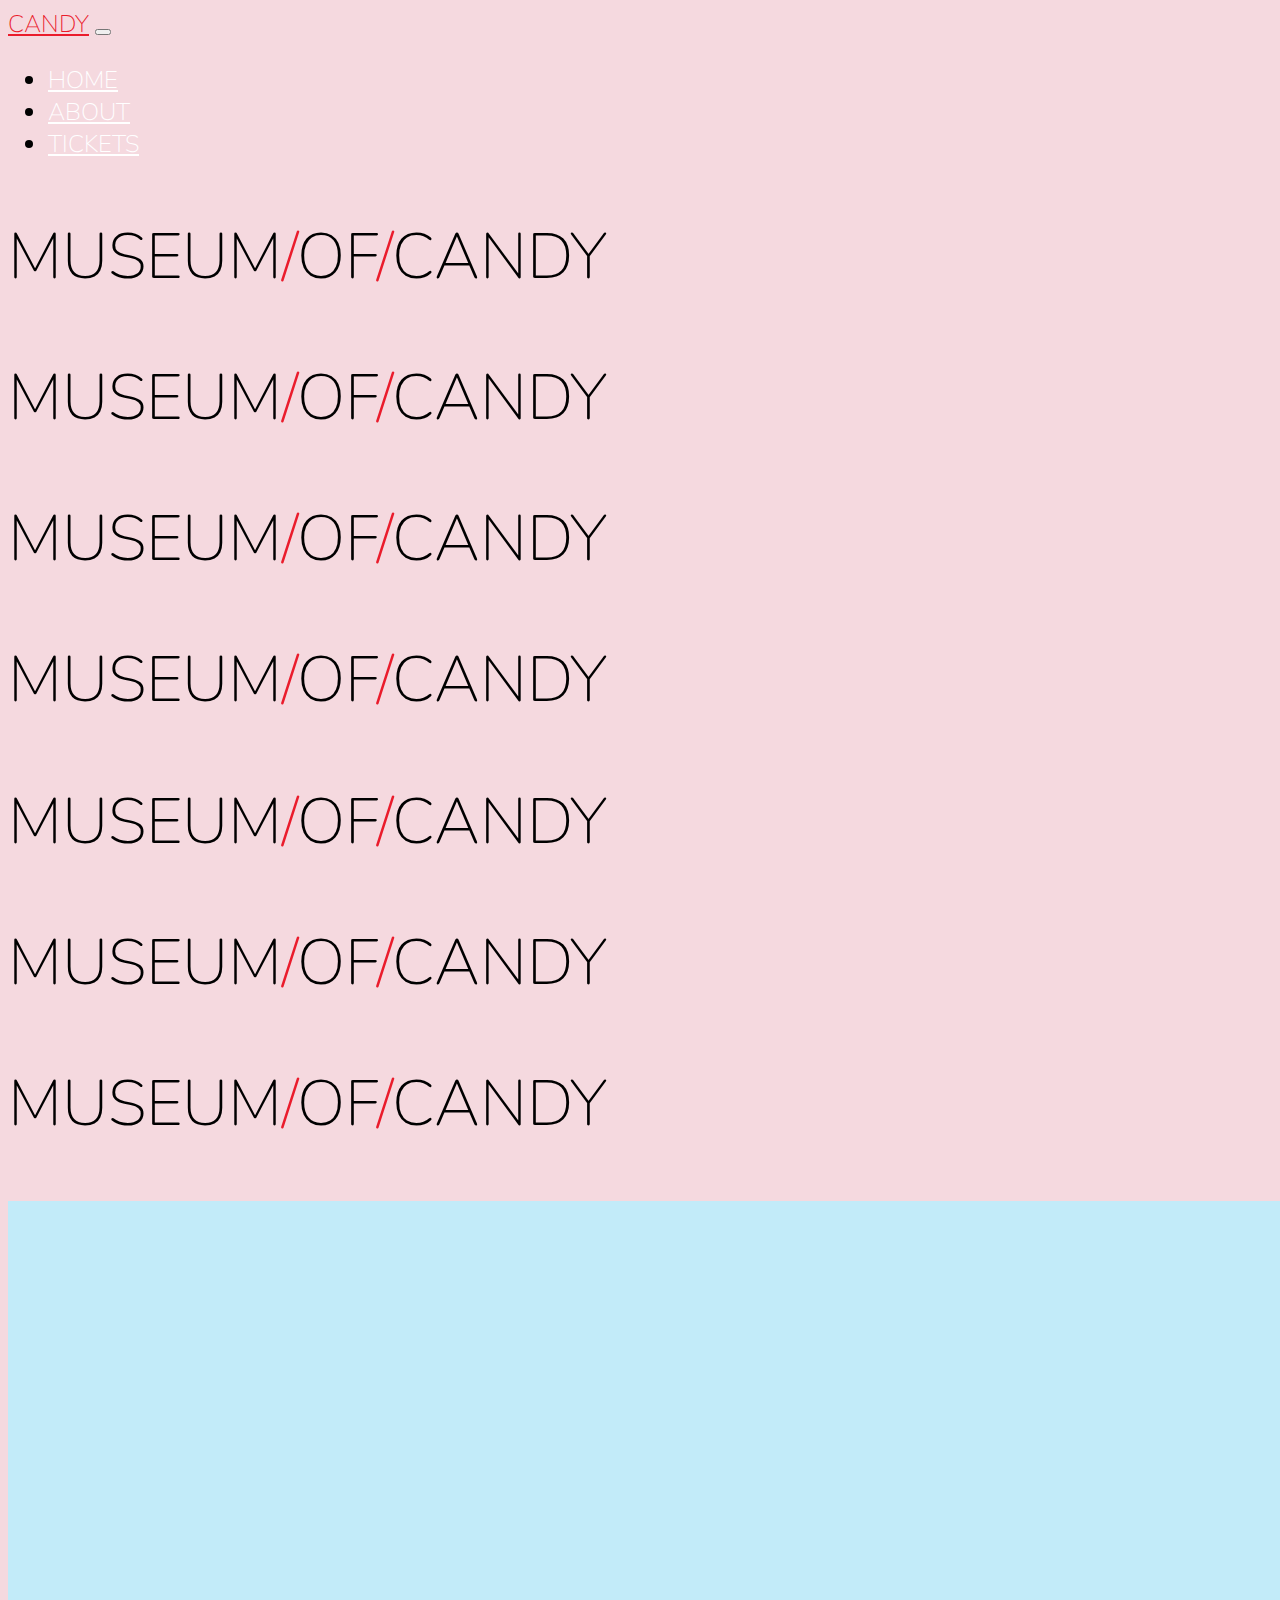
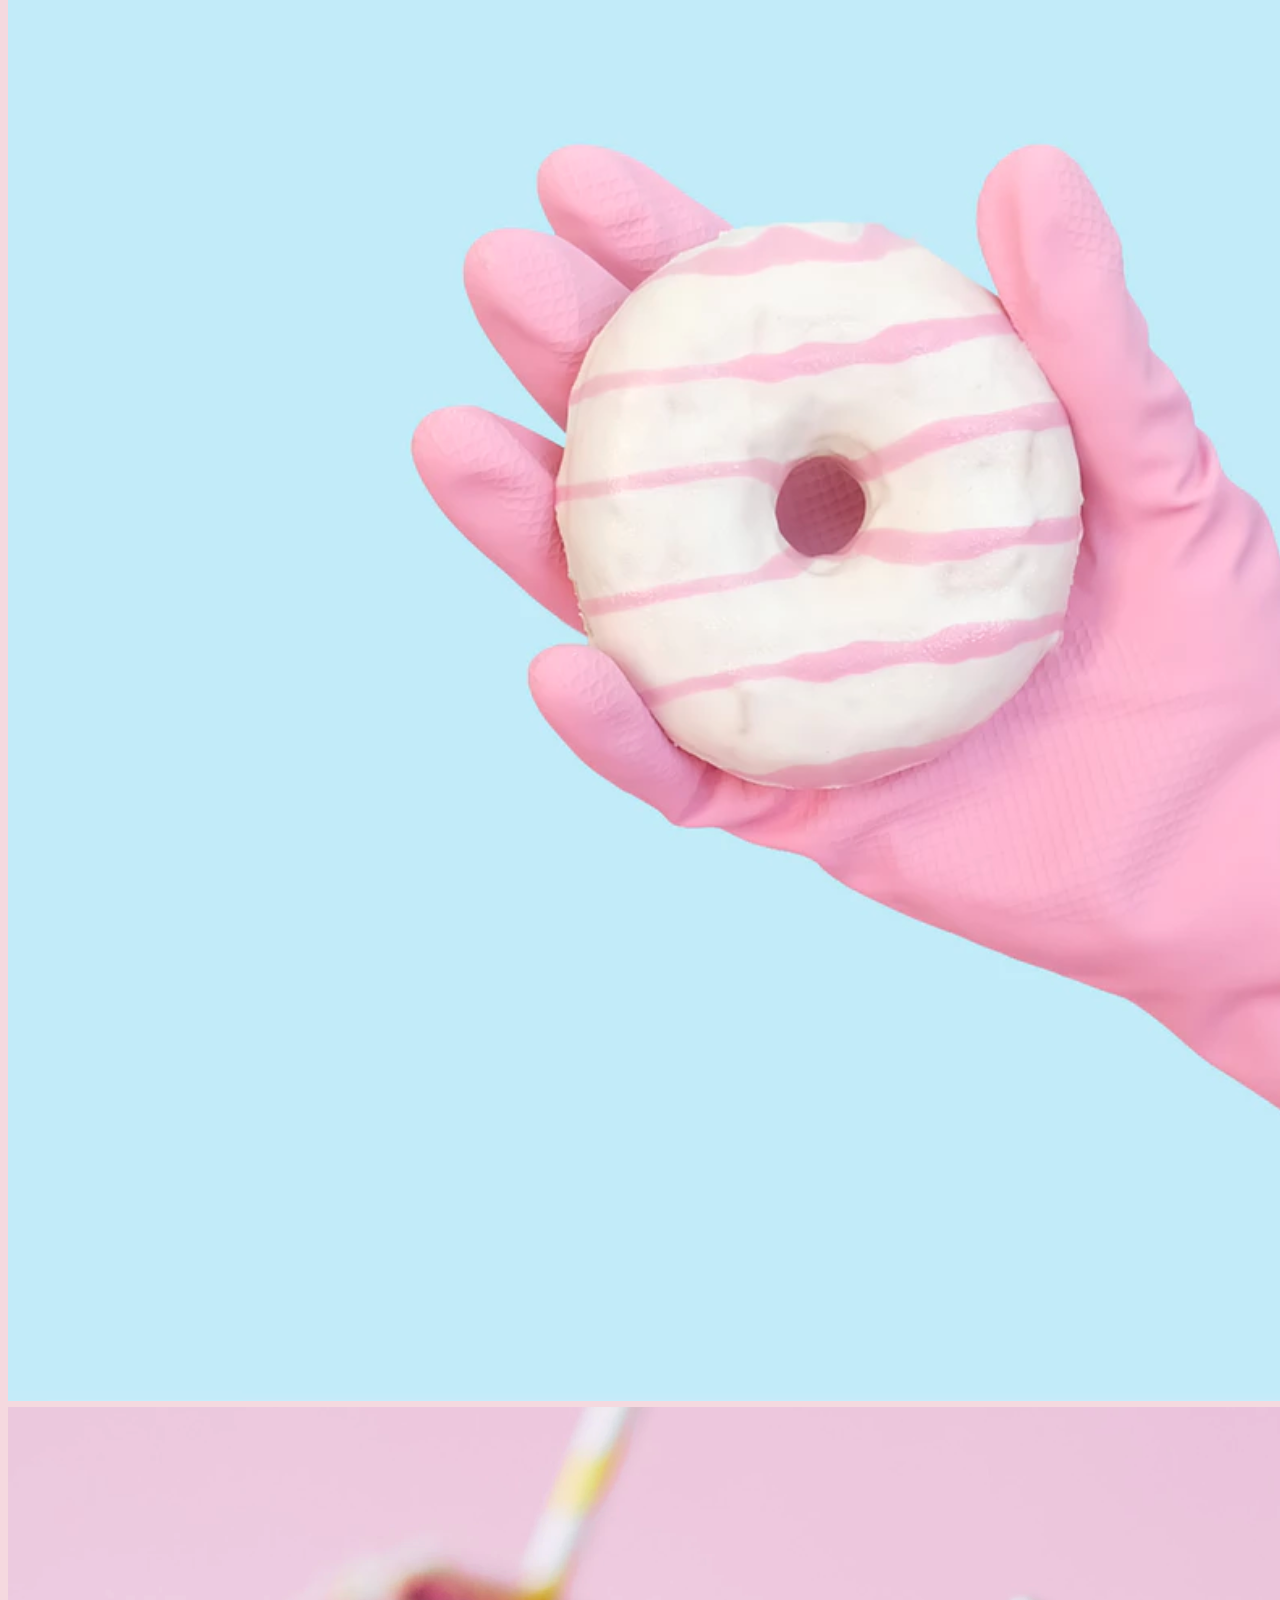
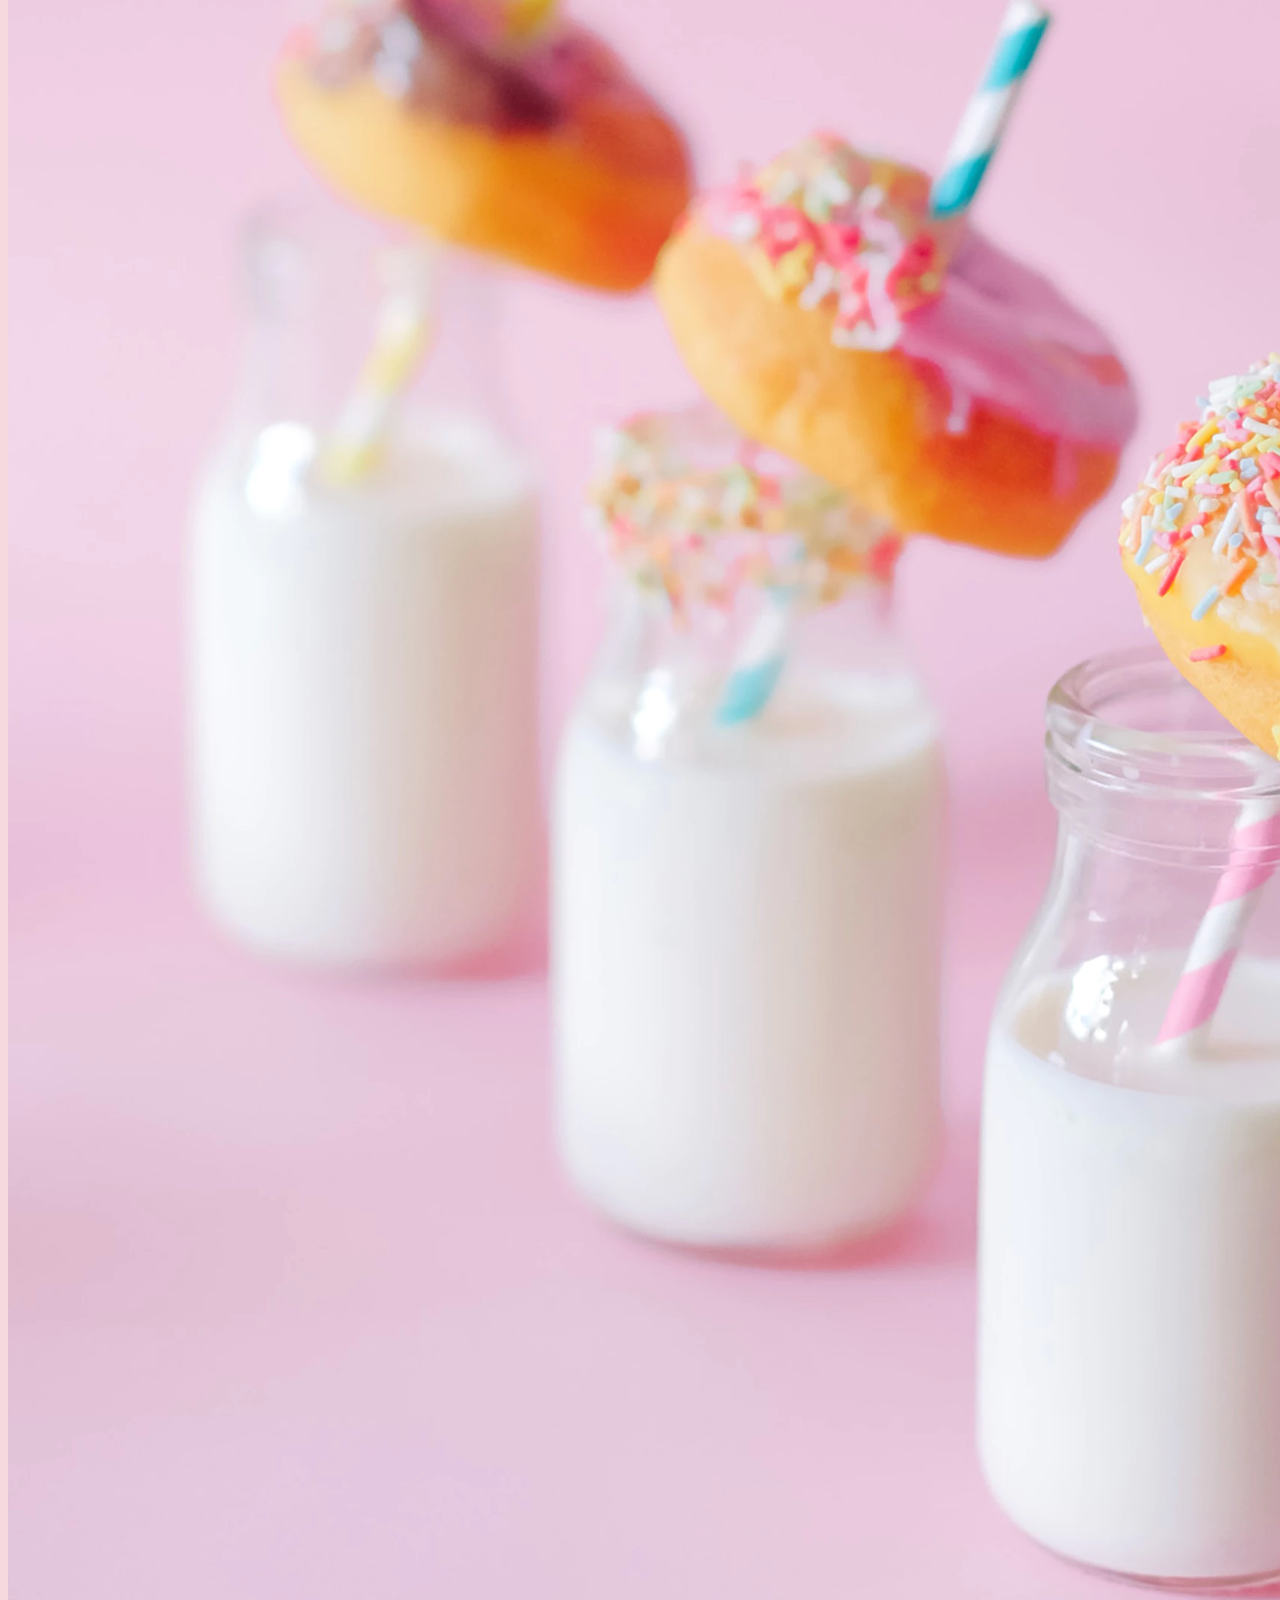
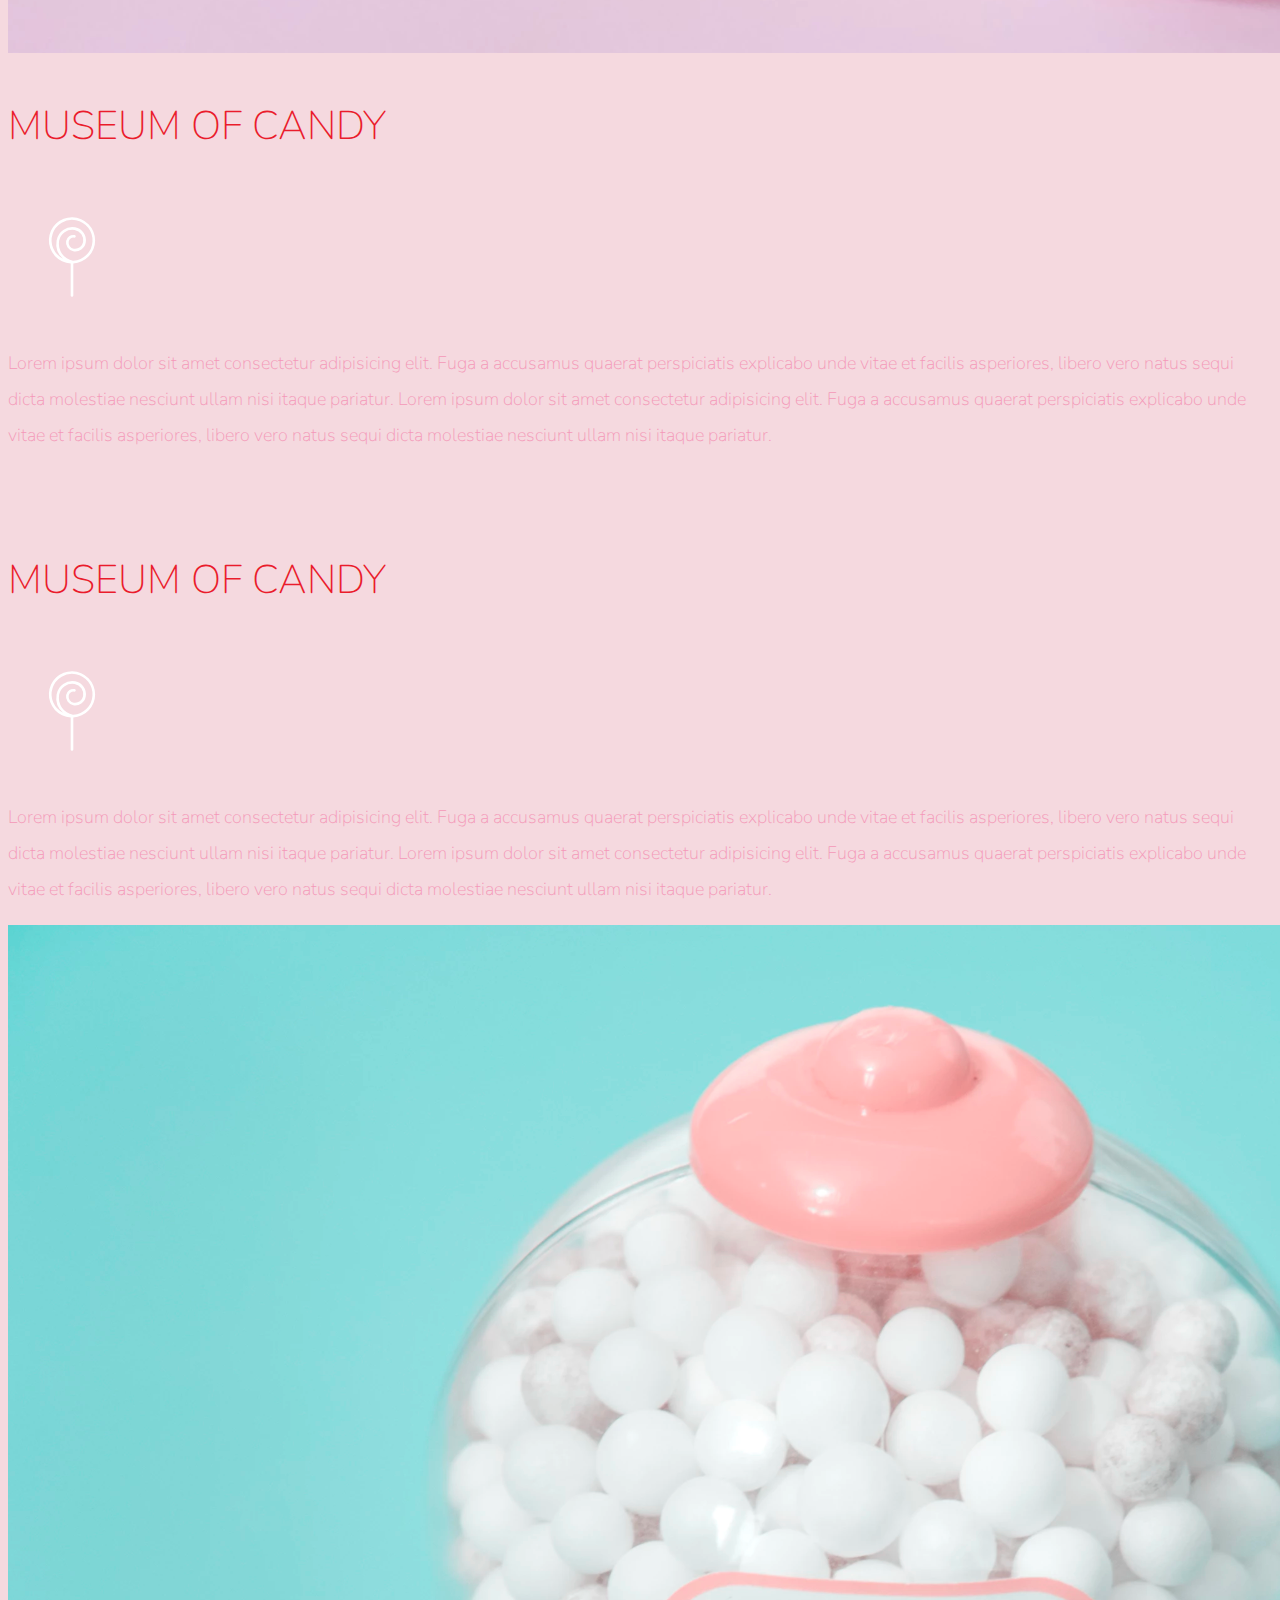
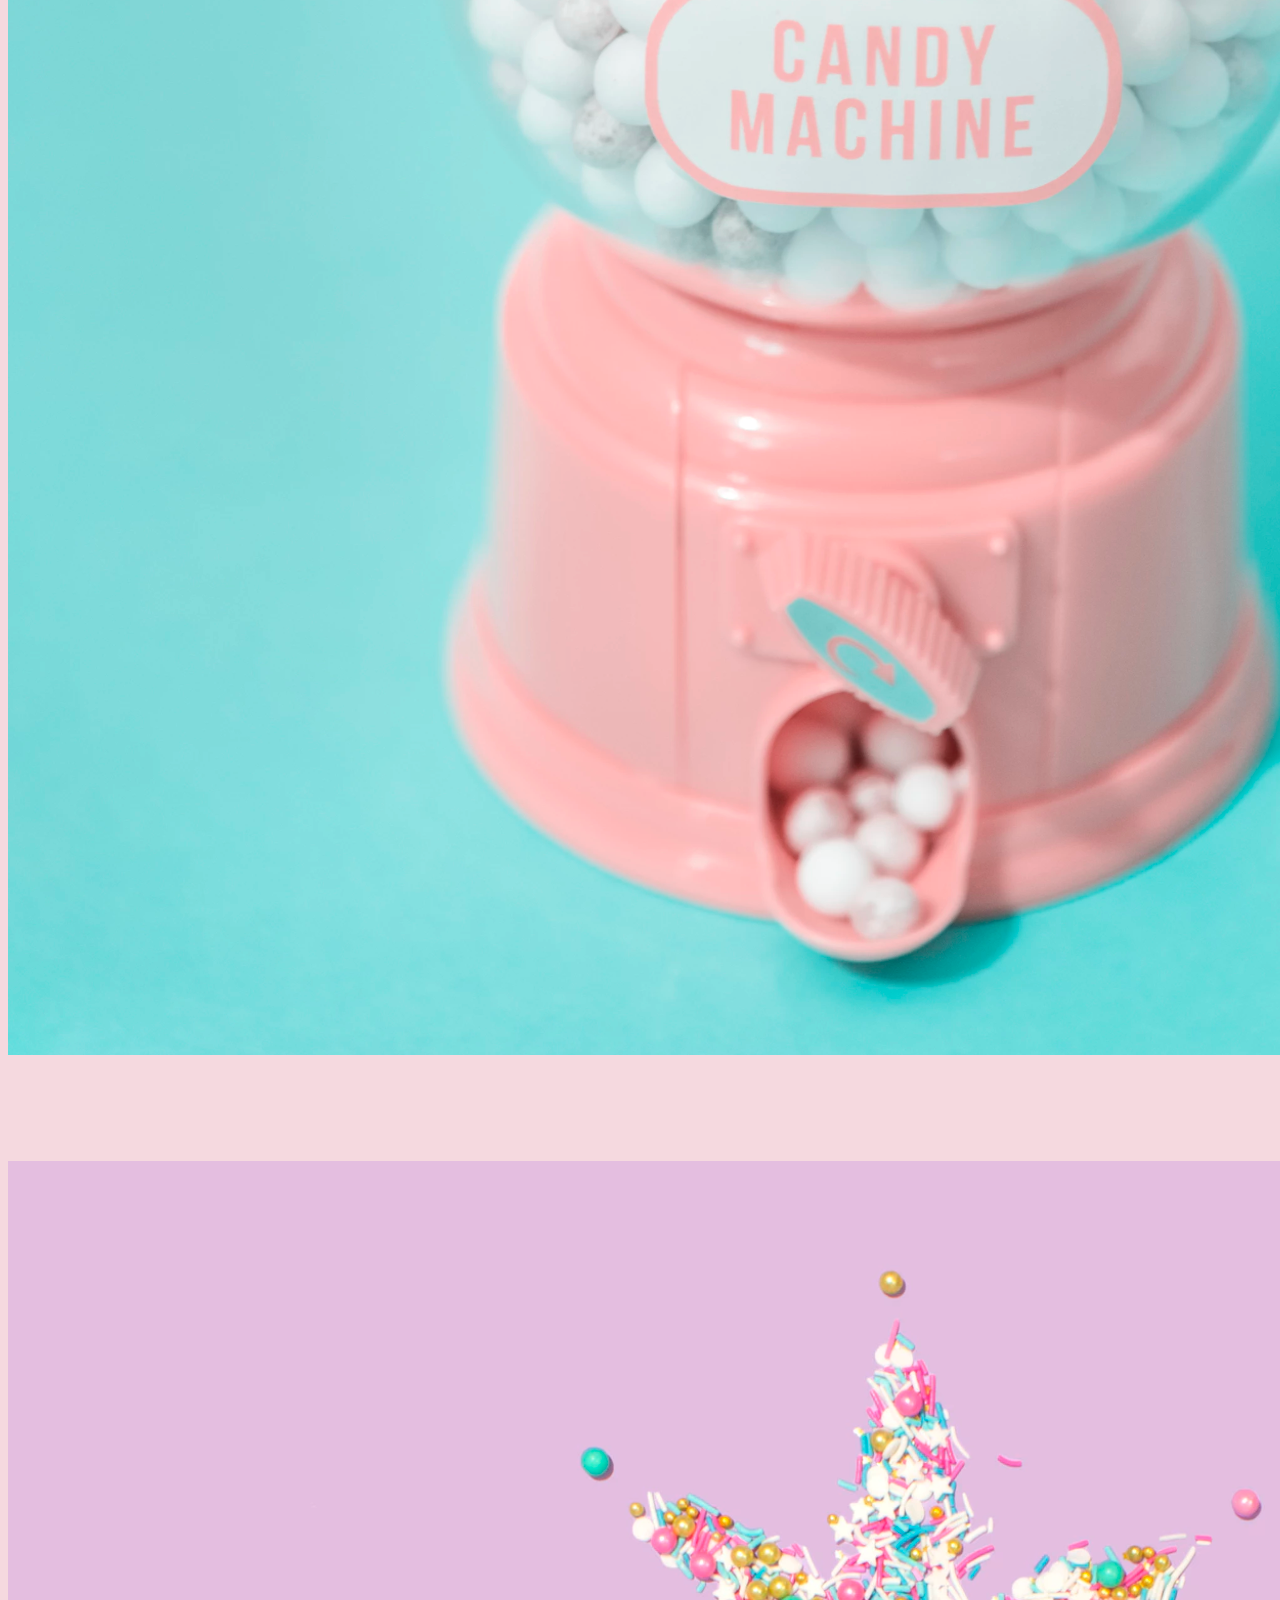
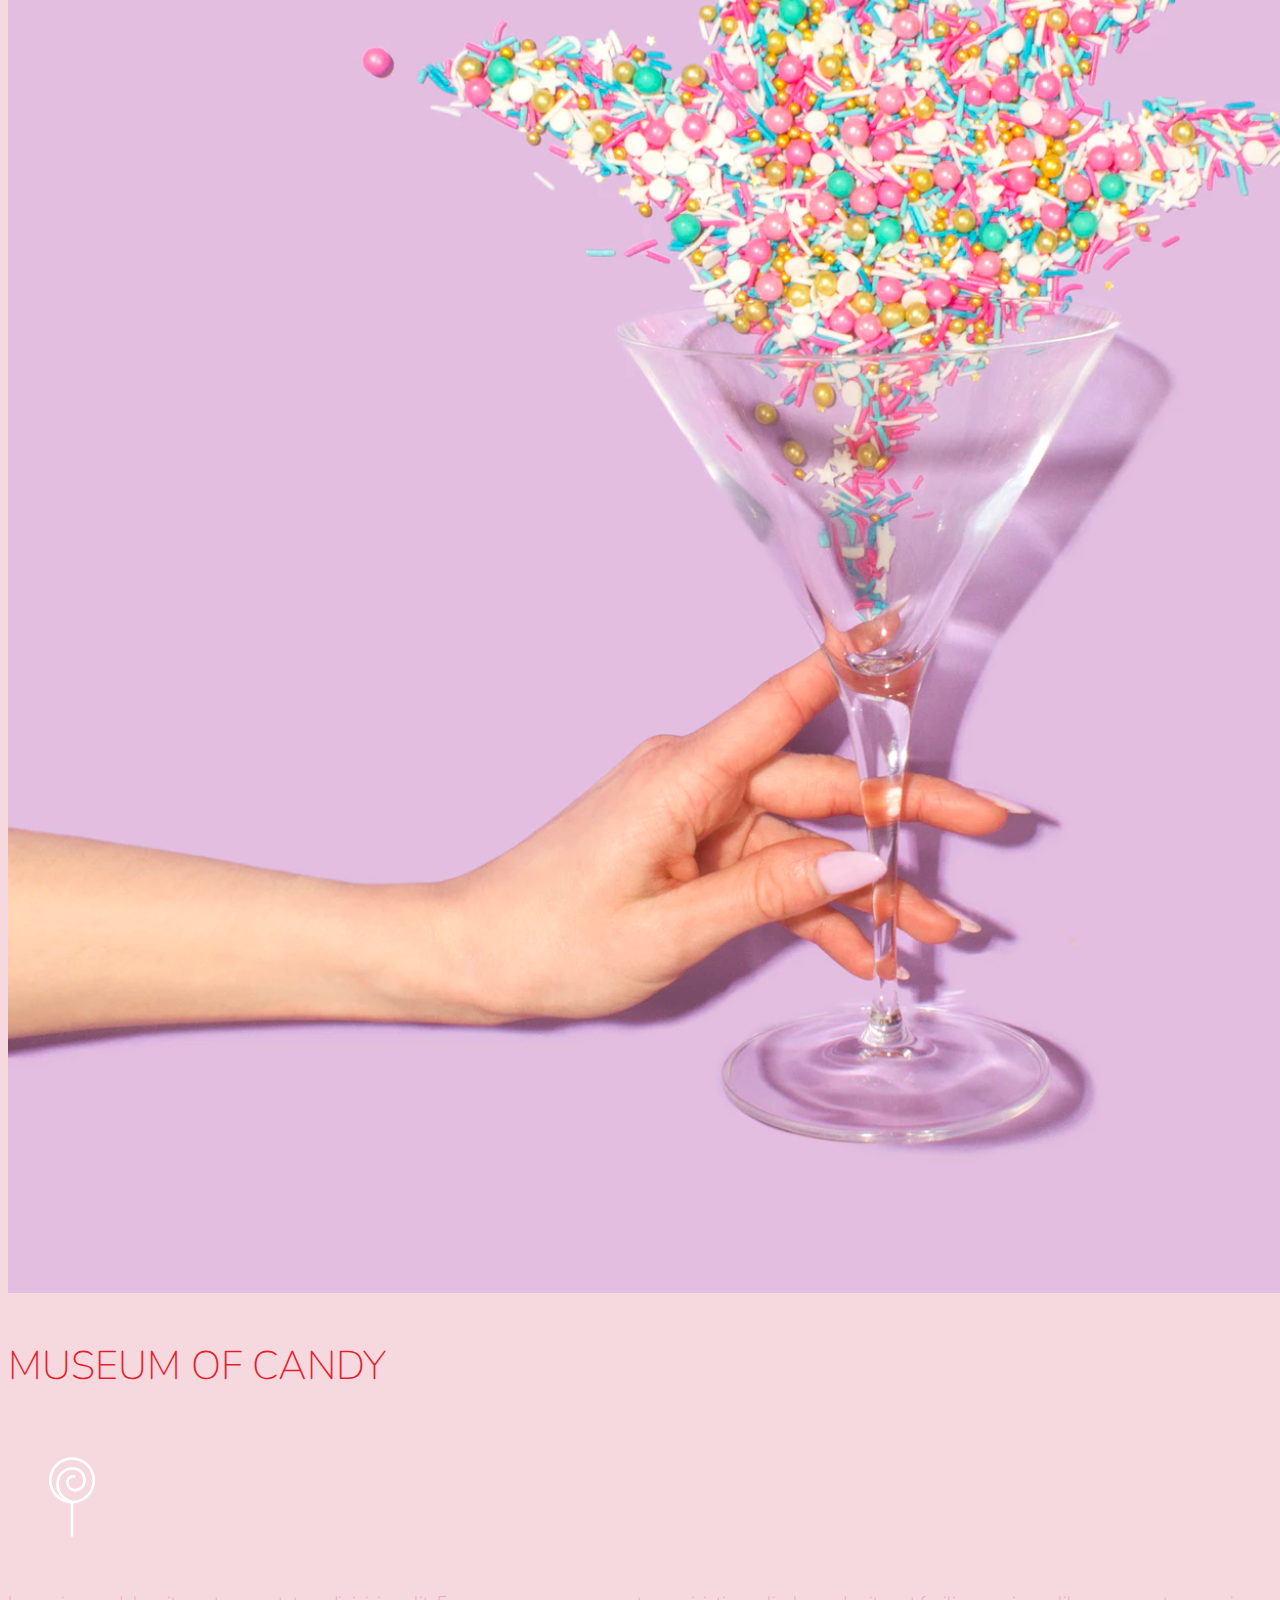
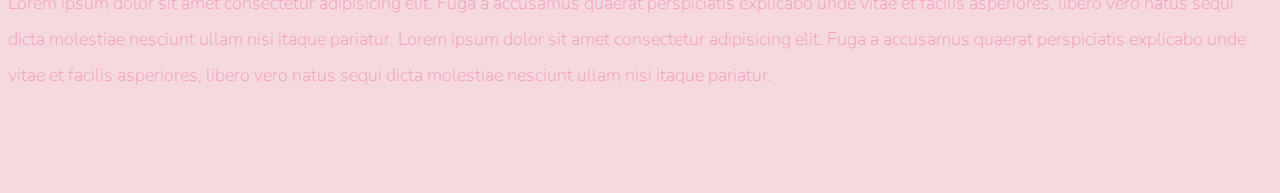
<file: Museum_Of_Candy/index.html>
<!DOCTYPE html>
<html lang="en">
  <head>
    <meta charset="utf-8" />
    <meta
      name="viewport"
      content="width=device-width, initial-scale=1, shrink-to-fit=no"
    />
    <link
      href="https://fonts.googleapis.com/css?family=Nunito:200,300,400,700"
      rel="stylesheet"
    />
    <link
      rel="stylesheet"
      href="https://stackpath.bootstrapcdn.com/bootstrap/4.1.3/css/bootstrap.min.css"
      integrity="sha384-MCw98/SFnGE8fJT3GXwEOngsV7Zt27NXFoaoApmYm81iuXoPkFOJwJ8ERdknLPMO"
      crossorigin="anonymous"
    />
    <link rel="stylesheet" href="app.css" />
    <title>Museum of Candy</title>
  </head>

  <body>
    <nav
      id="mainNavbar"
      class="navbar navbar-dark navbar-expand-md py-0 fixed-top"
    >
      <a href="#" class="navbar-brand">CANDY</a>
      <button
        class="navbar-toggler"
        data-toggle="collapse"
        data-target="#navLinks"
        aria-label="Toggle navigation"
      >
        <span class="navbar-toggler-icon"></span>
      </button>
      <div class="collapse navbar-collapse" id="navLinks">
        <ul class="navbar-nav">
          <li class="nav-item">
            <a href="" class="nav-link">HOME</a>
          </li>
          <li class="nav-item">
            <a href="" class="nav-link">ABOUT</a>
          </li>
          <li class="nav-item">
            <a href="" class="nav-link">TICKETS</a>
          </li>
        </ul>
      </div>
    </nav>

    <section class="container-fluid px-0">
      <div class="row align-items-center">
        <div class="col-lg-6">
          <div
            id="headingGroup"
            class="text-white text-center d-none d-lg-block mt-5"
          >
            <h2 class="">MUSEUM<span>/</span>OF<span>/</span>CANDY</h2>
            <h2 class="">MUSEUM<span>/</span>OF<span>/</span>CANDY</h2>
            <h2 class="">MUSEUM<span>/</span>OF<span>/</span>CANDY</h2>
            <h2 class="">MUSEUM<span>/</span>OF<span>/</span>CANDY</h2>
            <h2 class="">MUSEUM<span>/</span>OF<span>/</span>CANDY</h2>
            <h2 class="">MUSEUM<span>/</span>OF<span>/</span>CANDY</h2>
            <h2 class="">MUSEUM<span>/</span>OF<span>/</span>CANDY</h2>
          </div>
        </div>
        <div class="col-lg-6">
          <img
            class="img-fluid"
            src="imgs/hand2.png"
            alt="Hand with glove holding donut"
          />
        </div>
      </div>
    </section>

    <section class="container-fluid px-0">
      <div class="row align-items-center content">
        <div class="col-md-6 order-2 order-md-1">
          <img
            src="imgs/milk.png"
            alt="Milk bottle with donat straw"
            class="img-fluid"
          />
        </div>
        <div class="col-md-6 text-center order-1 order-md-2">
          <div class="row justify-content-center">
            <div class="col-10 col-lg-8 blurb mb-5 mb-md-0">
              <h3>MUSEUM OF CANDY</h3>
              <img
                src="imgs/lolli_icon.png"
                alt="lolipop icon"
                class="d-none d-lg-inline"
              />
              <p class="lead">
                Lorem ipsum dolor sit amet consectetur adipisicing elit. Fuga a
                accusamus quaerat perspiciatis explicabo unde vitae et facilis
                asperiores, libero vero natus sequi dicta molestiae nesciunt
                ullam nisi itaque pariatur. Lorem ipsum dolor sit amet
                consectetur adipisicing elit. Fuga a accusamus quaerat
                perspiciatis explicabo unde vitae et facilis asperiores, libero
                vero natus sequi dicta molestiae nesciunt ullam nisi itaque
                pariatur.
              </p>
            </div>
          </div>
        </div>
      </div>
      <div class="row align-items-center content">
        <div class="col-md-6 text-center">
          <div class="row justify-content-center">
            <div class="col-10 col-lg-8 blurb blurb mb-5 mb-md-0">
              <h3>MUSEUM OF CANDY</h3>
              <img
                src="imgs/lolli_icon.png"
                alt="lolipop icon"
                class="d-none d-lg-inline"
              />
              <p class="lead">
                Lorem ipsum dolor sit amet consectetur adipisicing elit. Fuga a
                accusamus quaerat perspiciatis explicabo unde vitae et facilis
                asperiores, libero vero natus sequi dicta molestiae nesciunt
                ullam nisi itaque pariatur. Lorem ipsum dolor sit amet
                consectetur adipisicing elit. Fuga a accusamus quaerat
                perspiciatis explicabo unde vitae et facilis asperiores, libero
                vero natus sequi dicta molestiae nesciunt ullam nisi itaque
                pariatur.
              </p>
            </div>
          </div>
        </div>
        <div class="col-md-6">
          <img src="imgs/gumball.png" alt="Gumball machine" class="img-fluid" />
        </div>
      </div>
      <div class="row align-items-center content">
        <div class="col-md-6 order-2 order-md-1">
          <img
            src="imgs/sprinkles.png"
            alt="Sprinkles jumping out of martini glass"
            class="img-fluid"
          />
        </div>
        <div class="col-md-6 text-center order-1 order-md-2">
          <div class="row justify-content-center">
            <div class="col-10 col-lg-8 blurb blurb mb-5 mb-md-0">
              <h3>MUSEUM OF CANDY</h3>
              <img
                src="imgs/lolli_icon.png"
                alt="lolipop icon"
                class="d-none d-lg-inline"
              />
              <p class="lead">
                Lorem ipsum dolor sit amet consectetur adipisicing elit. Fuga a
                accusamus quaerat perspiciatis explicabo unde vitae et facilis
                asperiores, libero vero natus sequi dicta molestiae nesciunt
                ullam nisi itaque pariatur. Lorem ipsum dolor sit amet
                consectetur adipisicing elit. Fuga a accusamus quaerat
                perspiciatis explicabo unde vitae et facilis asperiores, libero
                vero natus sequi dicta molestiae nesciunt ullam nisi itaque
                pariatur.
              </p>
            </div>
          </div>
        </div>
      </div>
    </section>

    <script
      src="https://code.jquery.com/jquery-3.3.1.slim.min.js"
      integrity="sha384-q8i/X+965DzO0rT7abK41JStQIAqVgRVzpbzo5smXKp4YfRvH+8abtTE1Pi6jizo"
      crossorigin="anonymous"
    ></script>
    <script
      src="https://cdnjs.cloudflare.com/ajax/libs/popper.js/1.14.3/umd/popper.min.js"
      integrity="sha384-ZMP7rVo3mIykV+2+9J3UJ46jBk0WLaUAdn689aCwoqbBJiSnjAK/l8WvCWPIPm49"
      crossorigin="anonymous"
    ></script>
    <script
      src="https://stackpath.bootstrapcdn.com/bootstrap/4.1.3/js/bootstrap.min.js"
      integrity="sha384-ChfqqxuZUCnJSK3+MXmPNIyE6ZbWh2IMqE241rYiqJxyMiZ6OW/JmZQ5stwEULTy"
      crossorigin="anonymous"
    ></script>

    <script>
      $(function () {
        $(document).scroll(function () {
          var $nav = $("#mainNavbar");
          $nav.toggleClass("scrolled", $(this).scrollTop() > $nav.height());
        });
      });
    </script>
  </body>
</html>
</file>
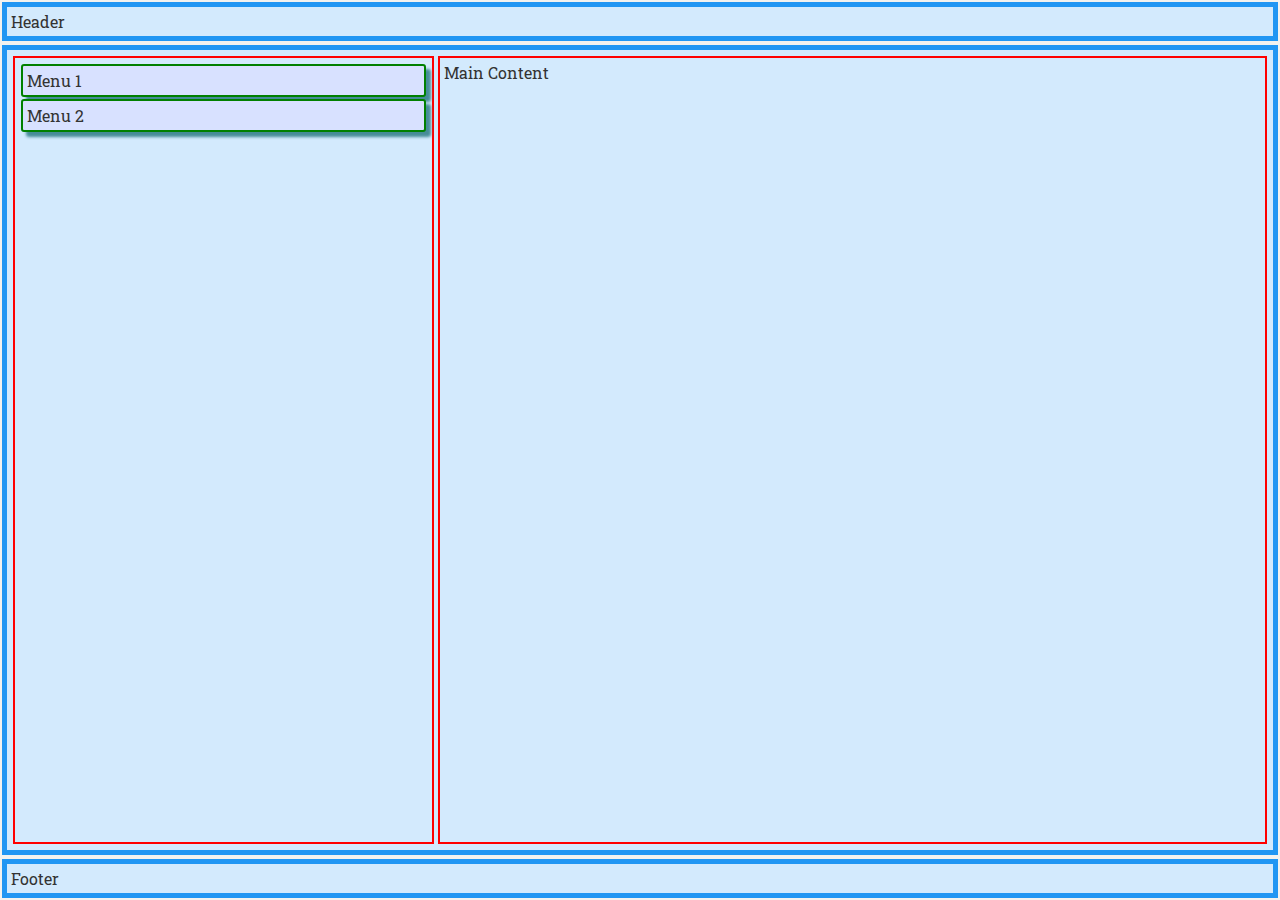
<file: layout.html>
<!DOCTYPE html>
<html lang="en">
  <head>
    <meta charset="UTF-8" />
    <meta http-equiv="X-UA-Compatible" content="IE=edge" />
    <meta name="viewport" content="width=device-width, initial-scale=1.0" />
    <title>Layout</title>
    <link rel="stylesheet" href="style.css" />
    <style>
      html {
        height: 100%;
      }

      body {
        margin: 0;
        min-height: 100%;
        background: #f3f2ef;
        display: flex;
        flex-direction: column;
      }

      header,
      footer,
      #content {
        padding: 4px;
        margin: 2px;
        border: 5px solid #2196f3;
        background-color: #d3eafd;
      }

      #content {
        flex: 1;
        display: flex;
        flex-direction: row;
      }

      #side-menu {
        flex: 1;
      }

      #main {
        flex: 2;
      }

      #content > div,
      #side-menu > section {
        padding: 4px;
        margin: 2px;
        border: 2px solid red;
      }

      #side-menu > section {
        border-color: green;
      }
    </style>
  </head>
  <body>
    <header>Header</header>
    <section id="content">
      <div id="side-menu">
        <section>Menu 1</section>
        <section>Menu 2</section>
      </div>
      <div id="main">Main Content</div>
    </section>
    <footer>Footer</footer>
  </body>
</html>
</file>
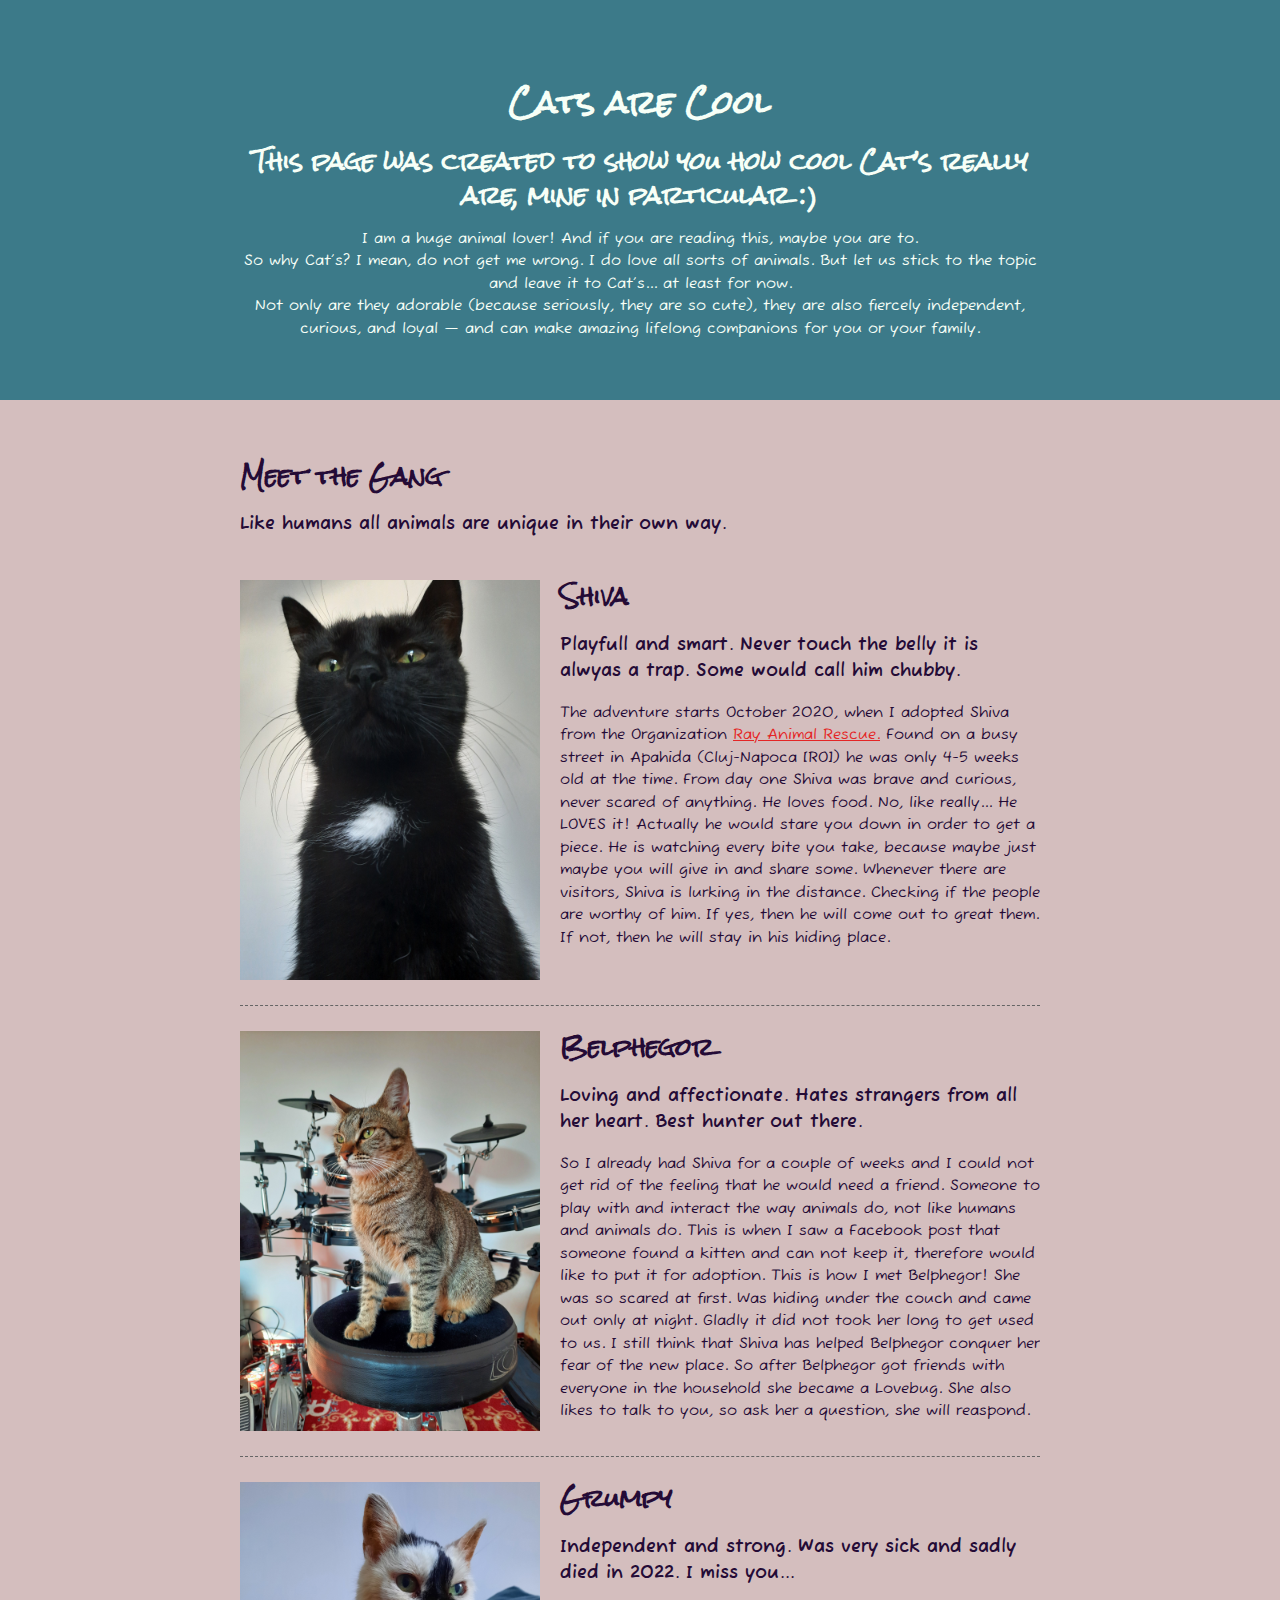
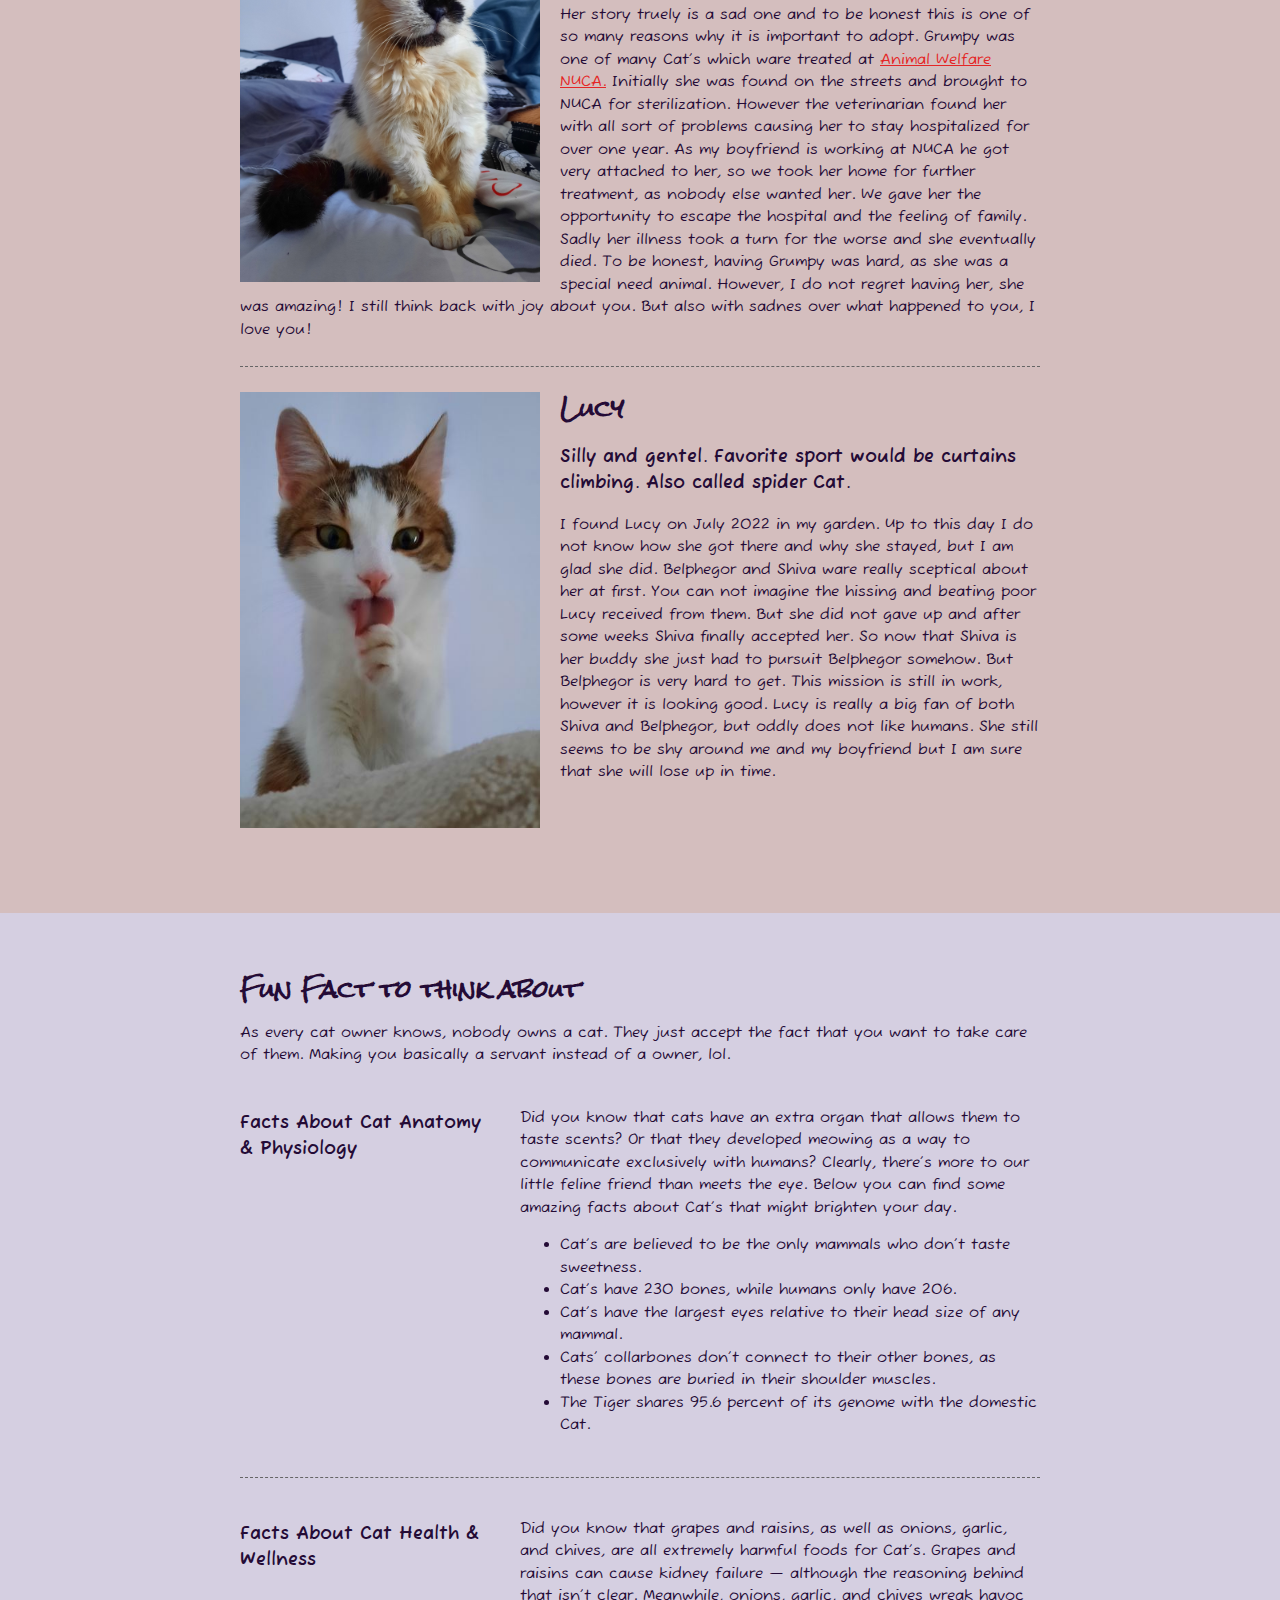
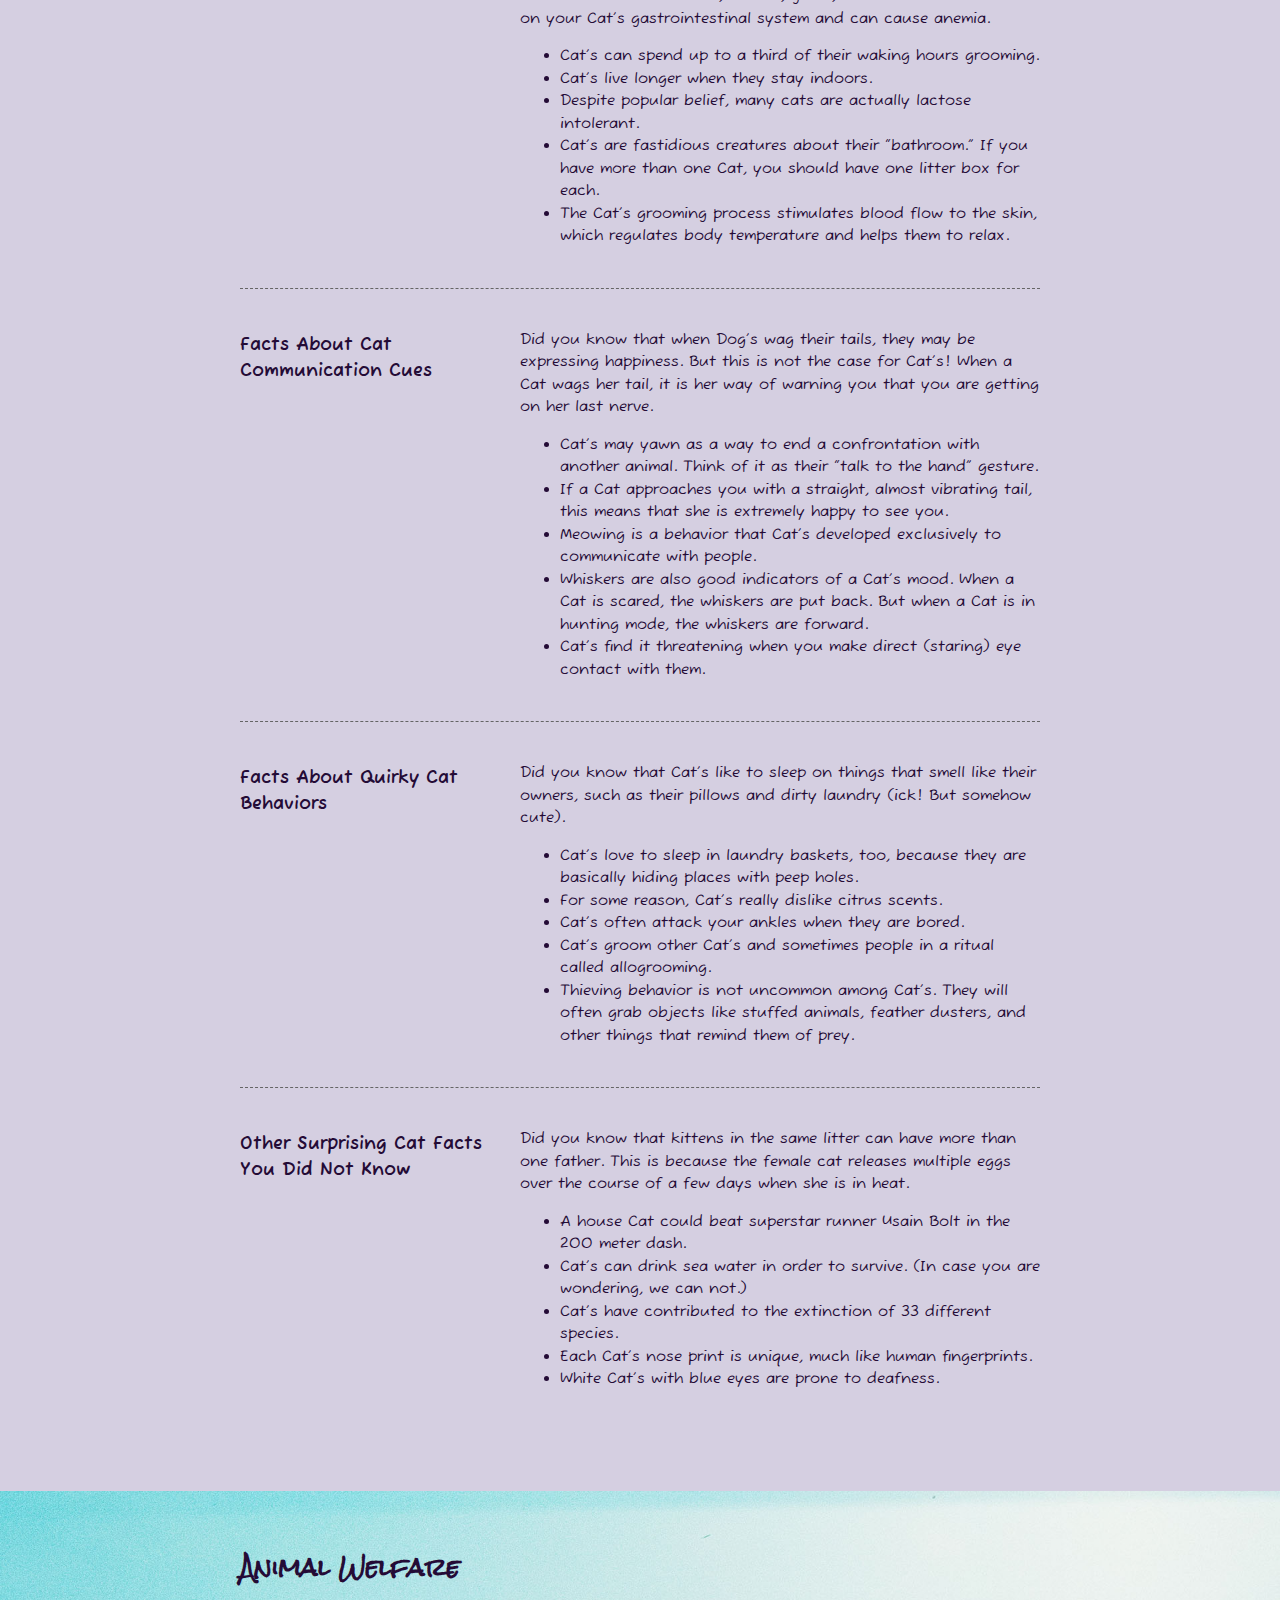
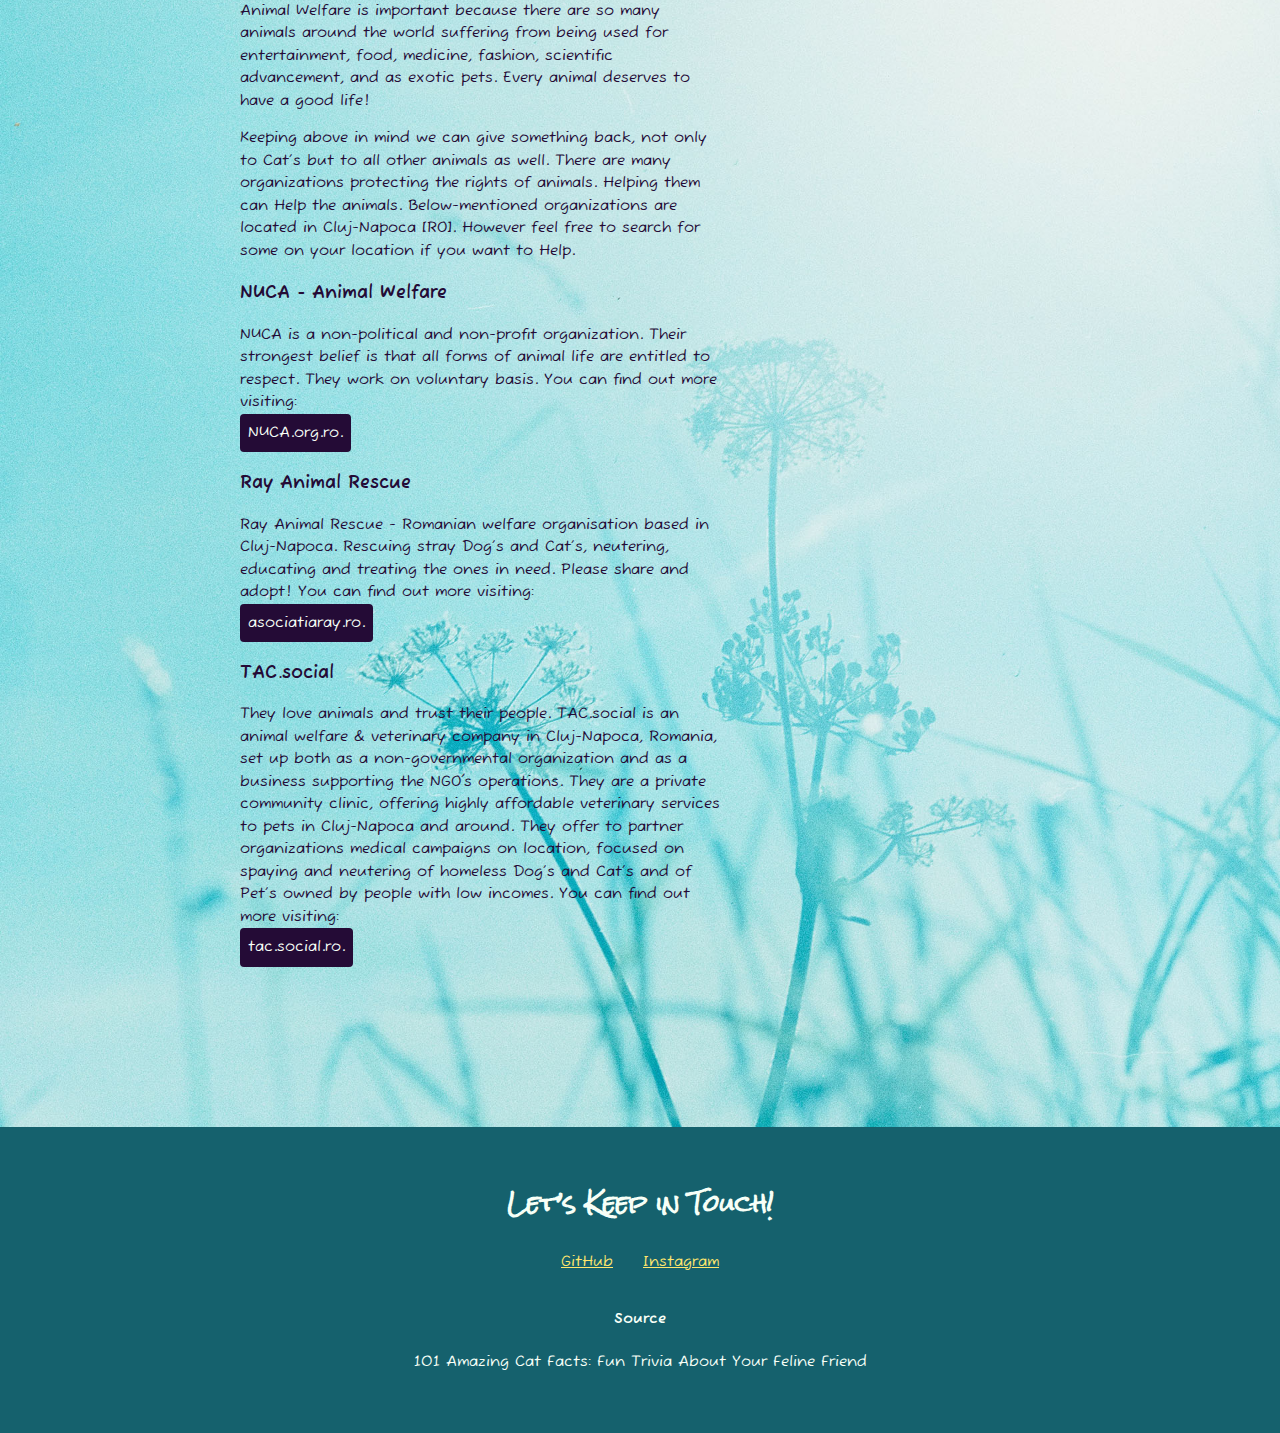
<file: Cats/article.html>
<!DOCTYPE html>
<html lang="en">
  <head>
    <meta charset="UTF-8" />
    <meta http-equiv="X-UA-Compatible" content="IE=edge" />
    <meta name="viewport" content="width=device-width, initial-scale=1.0" />
    <title>&#128571; MIAU &#128571;</title>
    <link
      href="https://fonts.googleapis.com/css2?family=Fuzzy+Bubbles&display=swap"
      rel="stylesheet"
    />
    <link
      href="https://fonts.googleapis.com/css2?family=Rock+Salt&display=swap"
      rel="stylesheet"
    />
    <link rel="stylesheet" href="css/style.css" />
  </head>
  <body>
    <main>
      <!-- *********************** ABOUT / PAGE *********************** -->
      <header>
        <div class="content-wrap">
          <h1>Cats are Cool</h1>
          <h2>
            This page was created to show you how cool Cat’s really are, mine in
            particular :)
          </h2>

          <p>
            I am a huge animal lover! And if you are reading this, maybe you are
            to.
            <br />
            So why Cat’s? I mean, do not get me wrong. I do love all sorts of
            animals. But let us stick to the topic and leave it to Cat’s... at
            least for now.
            <br />
            Not only are they adorable (because seriously, they are so cute),
            they are also fiercely independent, curious, and loyal — and can
            make amazing lifelong companions for you or your family.
          </p>
        </div>
      </header>

      <!-- *********************** CAT / PROFILE *********************** -->
      <section class="cat-profile">
        <div class="content-wrap divider">
          <h2>Meet the Gang</h2>
          <h3>Like humans all animals are unique in their own way.</h3>

          <section class="profile-pic">
            <img
              src="images/shiva_profile.jpg"
              alt="Black Cat with white mark on chest"
            />
            <h2>Shiva</h2>
            <h3>
              Playfull and smart. Never touch the belly it is alwyas a trap.
              Some would call him chubby.
            </h3>
            <p>
              The adventure starts October 2020, when I adopted Shiva from the
              Organization
              <a href="https://asociatiaray.ro/" target="_blank"
                >Ray Animal Rescue.</a
              >
              Found on a busy street in Apahida (Cluj-Napoca [RO]) he was only
              4-5 weeks old at the time. From day one Shiva was brave and
              curious, never scared of anything. He loves food. No, like
              really... He LOVES it! Actually he would stare you down in order
              to get a piece. He is watching every bite you take, because maybe
              just maybe you will give in and share some. Whenever there are
              visitors, Shiva is lurking in the distance. Checking if the people
              are worthy of him. If yes, then he will come out to great them. If
              not, then he will stay in his hiding place.
            </p>
          </section>
          <section class="profile-pic">
            <img
              src="images/belphegor_profil.jpg"
              alt="Tiger Pattern Cat sitting in front of drum set"
            />
            <h2>Belphegor</h2>
            <h3>
              Loving and affectionate. Hates strangers from all her heart. Best
              hunter out there.
            </h3>
            <p>
              So I already had Shiva for a couple of weeks and I could not get
              rid of the feeling that he would need a friend. Someone to play
              with and interact the way animals do, not like humans and animals
              do. This is when I saw a Facebook post that someone found a kitten
              and can not keep it, therefore would like to put it for adoption.
              This is how I met Belphegor! She was so scared at first. Was
              hiding under the couch and came out only at night. Gladly it did
              not took her long to get used to us. I still think that Shiva has
              helped Belphegor conquer her fear of the new place. So after
              Belphegor got friends with everyone in the household she became a
              Lovebug. She also likes to talk to you, so ask her a question, she
              will reaspond.
            </p>
          </section>
          <section class="profile-pic">
            <img
              src="images/grumpy_profile.jpg"
              alt="Cat with black and white spots sitting majestically on bed"
            />
            <h2>Grumpy</h2>
            <h3>
              Independent and strong. Was very sick and sadly died in 2022. I
              miss you...
            </h3>
            <p>
              Her story truely is a sad one and to be honest this is one of so
              many reasons why it is important to adopt. Grumpy was one of many
              Cat’s which ware treated at
              <a href="https://www.nuca.org.ro/" target="_blank"
                >Animal Welfare NUCA.</a
              >
              Initially she was found on the streets and brought to NUCA for
              sterilization. However the veterinarian found her with all sort of
              problems causing her to stay hospitalized for over one year. As my
              boyfriend is working at NUCA he got very attached to her, so we
              took her home for further treatment, as nobody else wanted her. We
              gave her the opportunity to escape the hospital and the feeling of
              family. Sadly her illness took a turn for the worse and she
              eventually died. To be honest, having Grumpy was hard, as she was
              a special need animal. However, I do not regret having her, she
              was amazing! I still think back with joy about you. But also with
              sadnes over what happened to you, I love you!
            </p>
          </section>
          <section class="profile-pic">
            <img
              src="images/lucy_profile.JPG"
              alt="Mix of white and tiger pattern Cat licking it`s paw"
            />
            <h2>Lucy</h2>
            <h3>
              Silly and gentel. Favorite sport would be curtains climbing. Also
              called spider Cat.
            </h3>
            <p>
              I found Lucy on July 2022 in my garden. Up to this day I do not
              know how she got there and why she stayed, but I am glad she did.
              Belphegor and Shiva ware really sceptical about her at first. You
              can not imagine the hissing and beating poor Lucy received from
              them. But she did not gave up and after some weeks Shiva finally
              accepted her. So now that Shiva is her buddy she just had to
              pursuit Belphegor somehow. But Belphegor is very hard to get. This
              mission is still in work, however it is looking good. Lucy is
              really a big fan of both Shiva and Belphegor, but oddly does not
              like humans. She still seems to be shy around me and my boyfriend
              but I am sure that she will lose up in time.
            </p>
          </section>
        </div>
      </section>

      <!-- *********************** COOL STUFF ABOUT CAT`S *********************** -->
      <section class="about-cats">
        <div class="content-wrap divider">
          <h2>Fun Fact to think about</h2>
          <p>
            As every cat owner knows, nobody owns a cat. They just accept the
            fact that you want to take care of them. Making you basically a
            servant instead of a owner, lol.
          </p>

          <section class="cat-facts">
            <div>
              <h3>Facts About Cat Anatomy & Physiology</h3>
            </div>
            <div>
              <p>
                Did you know that cats have an extra organ that allows them to
                taste scents? Or that they developed meowing as a way to
                communicate exclusively with humans? Clearly, there’s more to
                our little feline friend than meets the eye. Below you can find
                some amazing facts about Cat’s that might brighten your day.
              </p>
              <ul>
                <li>
                  Cat’s are believed to be the only mammals who don’t taste
                  sweetness.
                </li>
                <li>Cat’s have 230 bones, while humans only have 206.</li>
                <li>
                  Cat’s have the largest eyes relative to their head size of any
                  mammal.
                </li>
                <li>
                  Cats’ collarbones don’t connect to their other bones, as these
                  bones are buried in their shoulder muscles.
                </li>
                <li>
                  The Tiger shares 95.6 percent of its genome with the domestic
                  Cat.
                </li>
              </ul>
            </div>
          </section>
          <section class="cat-facts">
            <div>
              <h3>Facts About Cat Health & Wellness</h3>
            </div>
            <div>
              <p>
                Did you know that grapes and raisins, as well as onions, garlic,
                and chives, are all extremely harmful foods for Cat’s. Grapes
                and raisins can cause kidney failure — although the reasoning
                behind that isn’t clear. Meanwhile, onions, garlic, and chives
                wreak havoc on your Cat’s gastrointestinal system and can cause
                anemia.
              </p>
              <ul>
                <li>
                  Cat’s can spend up to a third of their waking hours grooming.
                </li>
                <li>Cat’s live longer when they stay indoors.</li>
                <li>
                  Despite popular belief, many cats are actually lactose
                  intolerant.
                </li>
                <li>
                  Cat’s are fastidious creatures about their “bathroom.” If you
                  have more than one Cat, you should have one litter box for
                  each.
                </li>
                <li>
                  The Cat’s grooming process stimulates blood flow to the skin,
                  which regulates body temperature and helps them to relax.
                </li>
              </ul>
            </div>
          </section>
          <section class="cat-facts">
            <div>
              <h3>Facts About Cat Communication Cues</h3>
            </div>
            <div>
              <p>
                Did you know that when Dog’s wag their tails, they may be
                expressing happiness. But this is not the case for Cat’s! When a
                Cat wags her tail, it is her way of warning you that you are
                getting on her last nerve.
              </p>
              <ul>
                <li>
                  Cat’s may yawn as a way to end a confrontation with another
                  animal. Think of it as their “talk to the hand” gesture.
                </li>
                <li>
                  If a Cat approaches you with a straight, almost vibrating
                  tail, this means that she is extremely happy to see you.
                </li>
                <li>
                  Meowing is a behavior that Cat’s developed exclusively to
                  communicate with people.
                </li>
                <li>
                  Whiskers are also good indicators of a Cat’s mood. When a Cat
                  is scared, the whiskers are put back. But when a Cat is in
                  hunting mode, the whiskers are forward.
                </li>
                <li>
                  Cat’s find it threatening when you make direct (staring) eye
                  contact with them.
                </li>
              </ul>
            </div>
          </section>
          <section class="cat-facts">
            <div>
              <h3>Facts About Quirky Cat Behaviors</h3>
            </div>
            <div>
              <p>
                Did you know that Cat’s like to sleep on things that smell like
                their owners, such as their pillows and dirty laundry (ick! But
                somehow cute).
              </p>
              <ul>
                <li>
                  Cat’s love to sleep in laundry baskets, too, because they are
                  basically hiding places with peep holes.
                </li>
                <li>For some reason, Cat’s really dislike citrus scents.</li>
                <li>Cat’s often attack your ankles when they are bored.</li>
                <li>
                  Cat’s groom other Cat’s and sometimes people in a ritual
                  called allogrooming.
                </li>
                <li>
                  Thieving behavior is not uncommon among Cat’s. They will often
                  grab objects like stuffed animals, feather dusters, and other
                  things that remind them of prey.
                </li>
              </ul>
            </div>
          </section>
          <section class="cat-facts">
            <div>
              <h3>Other Surprising Cat Facts You Did Not Know</h3>
            </div>
            <div>
              <p>
                Did you know that kittens in the same litter can have more than
                one father. This is because the female cat releases multiple
                eggs over the course of a few days when she is in heat.
              </p>
              <ul>
                <li>
                  A house Cat could beat superstar runner Usain Bolt in the 200
                  meter dash.
                </li>
                <li>
                  Cat’s can drink sea water in order to survive. (In case you
                  are wondering, we can not.)
                </li>
                <li>
                  Cat’s have contributed to the extinction of 33 different
                  species.
                </li>
                <li>
                  Each Cat’s nose print is unique, much like human fingerprints.
                </li>
                <li>White Cat’s with blue eyes are prone to deafness.</li>
              </ul>
            </div>
          </section>
        </div>
      </section>

      <!-- *********************** ANIMAL WELFARE *********************** -->
      <section class="animal-welfare">
        <div class="content-wrap">
          <h2>Animal Welfare</h2>
          <p>
            Animal Welfare is important because there are so many animals around
            the world suffering from being used for entertainment, food,
            medicine, fashion, scientific advancement, and as exotic pets. Every
            animal deserves to have a good life!
          </p>
          <p>
            Keeping above in mind we can give something back, not only to Cat’s
            but to all other animals as well. There are many organizations
            protecting the rights of animals. Helping them can Help the animals.
            Below-mentioned organizations are located in Cluj-Napoca [RO].
            However feel free to search for some on your location if you want to
            Help.
          </p>

          <section>
            <h3>NUCA - Animal Welfare</h3>
            <p>
              NUCA is a non-political and non-profit organization. Their
              strongest belief is that all forms of animal life are entitled to
              respect. They work on voluntary basis. You can find out more
              visiting:
            </p>
            <div>
              <a href="https://www.nuca.org.ro/" target="_blank"
                >NUCA.org.ro.</a
              >
            </div>
          </section>
          <section>
            <h3>Ray Animal Rescue</h3>
            <p>
              Ray Animal Rescue - Romanian welfare organisation based in
              Cluj-Napoca. Rescuing stray Dog’s and Cat’s, neutering, educating
              and treating the ones in need. Please share and adopt! You can
              find out more visiting:
            </p>
            <div>
              <a href="https://asociatiaray.ro/" target="_blank"
                >asociatiaray.ro.</a
              >
            </div>
          </section>
          <section>
            <h3>TAC.social</h3>
            <p>
              They love animals and trust their people. TAC.social is an animal
              welfare & veterinary company in Cluj-Napoca, Romania, set up both
              as a non-governmental organization and as a business supporting
              the NGO's operations. They are a private community clinic,
              offering highly affordable veterinary services to pets in
              Cluj-Napoca and around. They offer to partner organizations
              medical campaigns on location, focused on spaying and neutering of
              homeless Dog’s and Cat’s and of Pet’s owned by people with low
              incomes. You can find out more visiting:
            </p>
            <div>
              <a href="https://www.tac.social/" target="bla">tac.social.ro.</a>
            </div>
          </section>
        </div>
      </section>

      <!-- *********************** CONTACT INFO / Source *********************** -->
      <footer>
        <div class="content-wrap">
          <h2>Let’s Keep in Touch!</h2>

          <ul class="contact-list">
            <li>
              <a href="https://github.com/maryfru" target="_blank">GitHub</a>
            </li>
            <li>
              <a
                href="https://www.instagram.com/street_cat_shiva/"
                target="_blank"
                >Instagram</a
              >
            </li>
          </ul>
          <h4>Source</h4>
          <p>101 Amazing Cat Facts: Fun Trivia About Your Feline Friend</p>
        </div>
      </footer>
    </main>
  </body>
</html>
</file>
<file: Museum_Of_Candy/app.css>
body {
  background-color: #f5d9df;
  font-family: Nunito, sans-serif;
}

.blurb h3 {
  color: #ea1c2c;
  font-weight: 100;
  font-size: 2.5rem;
}

.blurb p {
  color: #f498b8;
  font-weight: 100;
  font-size: 1.125rem;
  line-height: 2;
}

.content {
  margin-bottom: 100px;
}

#mainNavbar {
  font-size: 1.5rem;
  font-weight: 100;
}

#mainNavbar .nav-link {
  color: white;
}

#mainNavbar .nav-link:hover {
  color: #ea1c2c;
}

#mainNavbar .navbar-brand {
  color: #ea1c2c;
}

#headingGroup span {
  color: #ea1c2c;
}

#headingGroup h2 {
  font-weight: 100;
  font-size: 4rem;
}

.navbar.scrolled {
  background: rgb(222, 192, 222);
  transition: background 500ms;
}

@media (max-width: 1200px) {
  #headingGroup h2 {
    font-weight: 100;
    font-size: 3rem;
  }
}
</file>
<file: style.css>
@import url("https://fonts.googleapis.com/css2?family=Roboto+Slab&display=swap");

/*Global styles 
-------------------------------------------*/
html {
  height: 100%;
}

body {
  margin: 0;
  min-height: 100%;
  background: #000000;
  display: flex;
  flex-direction: column;
  font-family: Roboto Slab, sans-serif;
  color: #333;
}

table {
  border-collapse: collapse;
  border: transparent;
  margin-bottom: 10px;
  width: 100%;
}

th,
td {
  padding: 8px;
  text-align: left;
  border-bottom: 1px solid #1f2041;
}

abbr {
  color: gray;
}

h3 {
  color: blueviolet;
}

/*About Page / Profile
-------------------------------------------*/
#header-content {
  display: flex;
  flex-direction: row;
  align-items: center;
  background: linear-gradient(45deg, #d8e1ff, transparent);
}

#header-content h1,
h2 {
  margin: 5px;
}

#header-content a {
  color: #192bc2;
  text-decoration: none;
}

#header-content a:hover {
  color: #91171f;
  text-decoration: underline;
}

#my-picture img {
  margin: 5px;
  border: 2px solid #0a090c;
  border-radius: 50%;
}

#name {
  flex: 1;
  padding: 5px;
}

#job-title {
  font-weight: bold;
  font-size: 1em;
}

.hide-marker {
  list-style-type: none;
}

#creepy-cat {
  margin: 5px;
  text-align: right;
}

.click {
  cursor: pointer;
}

/*Top-menu-bar
-------------------------------------------*/
#top-menu-bar {
  text-align: center;
  background: #468c98;
  margin: 0;
}

#top-menu-bar li {
  display: inline-block;
  padding: 0;
  margin: 0;
}

#top-menu-bar a {
  display: inline-block;
  border-radius: 0.9em;
  text-decoration: none;
  color: #f5f749;
  padding: 6px 8px;
  transition: 0.5s;
}
#top-menu-bar a:hover {
  color: #b33f62;
  background: #1f2041;
}

a > span {
  font-size: 13px;
}

/*SIDE-MENU / EMAIL
-------------------------------------------*/
#content {
  flex: 1;
  display: flex;
  flex-direction: row;
}

#side-menu {
  flex: 1;
  padding: 5px;
}

#side-menu > section {
  margin: 0 10px 10px 0;
  padding: 10px;
  background-color: #d8e1ff;
  box-shadow: 5px 5px 3px #468c98;
  border-radius: 3px;
}

.form-control {
  position: relative;
  margin: 30px 20px 30px 20px;
}

.form-control input {
  border: transparent;
  border-bottom: 1px solid #1f2041;
  display: block;
  padding: 5px;
  width: 100%;
  transition: 0.2s ease-in;
}

.form-control input:focus {
  border-bottom-color: blueviolet;
  outline: none;
}

.form-control label {
  position: absolute;
  top: 5px;
  left: 4px;
}

.form-control input:focus + label span,
.form-control input:valid + label span {
  color: blueviolet;
  transform: translateY(-25px);
}

.form-control label span {
  display: inline-block;
  transition: 0.3s cubic-bezier(0.68, -0.55, 0.265, 1.55);
  min-width: 5px;
}

/*SIDE-MENU / INTERACTIVE - also see Pacman below
-------------------------------------------*/
#hidden-message {
  background-image: linear-gradient(to left, orange, green, red);
  color: transparent;
  background-clip: text;
  -webkit-background-clip: text;
  text-align: center;
  font-size: x-large;
  display: none;
}

.btn {
  border: none;
  border-radius: 15px;
  background-color: #468c98;
  box-shadow: 0px 0px 2px 2px rgb(0, 0, 0);
  padding: 8px;
  color: yellow;
  display: block;
  margin: auto;
}

.btn:hover {
  cursor: pointer;
  color: #b33f62;
  background: #1f2041;
}

/*MAIN-MENU / VALUES
-------------------------------------------*/
#main {
  flex: 2;
  padding: 5px;
}

#main > section {
  margin: 0 10px 10px 0;
  padding: 10px;
  background-color: #d8e1ff;
  box-shadow: 5px 5px 3px #468c98;
  border-radius: 3px;
}

#main a {
  color: #192bc2;
  text-decoration: none;
}

#main a:hover {
  color: #91171f;
  text-decoration: underline;
}

.page {
  display: none;
  border-radius: 0.8rem;
  border: 3px solid #1f2041;
  padding: 0 10px 0 10px;
  margin-bottom: 10px;
}

#skills-list li {
  font-weight: bold;
}
#skills-list span {
  color: gray;
  font-weight: 200;
}

/*Contact Info / Footer
-------------------------------------------*/
#footer-content {
  padding: 2px;
  background: #d8e1ff;
}

#footer-content a {
  padding: 2px;
  font-weight: bold;
  text-decoration: none;
  color: #1a3642;
}

.center-icons {
  display: flex;
  flex-direction: row;
  text-align: center;
  justify-content: center;
}

footer img {
  height: 20px;
}

.margin {
  margin: 0 3px;
}

/*Pacman 
-------------------------------------------*/
.path {
  position: relative;
  width: 100%;
  height: 100px;
  background: #333;
  margin-top: 10px;
  padding: 20px;
  box-sizing: border-box;
  overflow: hidden;
  margin-bottom: 15px;
}

.path::after {
  content: "";
  position: absolute;
  display: block;
  border-top: 12px dotted white;
  width: 90%;
  top: 50%;
  left: 5%;
  margin-top: -6px;
}

.pacman {
  position: absolute;
  z-index: 99;
  top: 50%;
  left: -25%;
  animation: moveForward 5s linear infinite;
  animation-delay: 1.3s;
}

.pacman::before,
.pacman::after {
  content: "";
  display: block;
  height: 0;
  width: 0;
  position: absolute;
  border: solid 30px yellow;
  margin-top: -30px;
  border-radius: 50%;
  border-right-color: transparent;
  border-bottom-color: transparent;
  animation: mouthTop 0.7s ease infinite;
}

.pacman::after {
  border-color: yellow;
  border-right-color: transparent;
  border-top-color: transparent;
  animation: mouthBottom 0.7s ease infinite;
}

.ghost {
  position: absolute;
  z-index: 99;
  top: 50%;
  left: 20%;
  height: 70px;
  width: 60px;
  margin-top: -35px;
  background: red;
  border-top-left-radius: 70%;
  border-top-right-radius: 70%;
  animation: moveForward 5s linear infinite, blinky 0.5s linear infinite;
}

.ghost::before,
.ghost::after {
  content: "";
  position: absolute;
  background: white;
  height: 25px;
  width: 20px;
  border-radius: 100%;
  top: 15px;
  left: 4px;
}

.ghost::after {
  left: 28px;
}

.eyes::before,
.eyes::after {
  content: "";
  position: absolute;
  background: blue;
  height: 10px;
  width: 10px;
  border-radius: 100%;
  top: 25px;
  left: 5px;
  z-index: 99;
  animation: peeperLeft 0.7s linear infinite;
}

.eyes::after {
  left: 30px;
  animation: peeperRight 0.7s linear infinite;
}

.skirt,
.skirt::before,
.skirt::after {
  position: absolute;
  height: 0;
  width: 0;
  border: solid 11px #333;
  border-top-color: transparent;
  bottom: -10px;
}

.skirt::before {
  content: "";
  left: 10px;
}

.skirt::after {
  content: "";
  left: 30px;
}

@keyframes moveForward {
  0% {
    left: -20%;
  }
  100% {
    left: 100%;
  }
}

@keyframes mouthTop {
  50% {
    transform: rotate(44deg);
  }
}

@keyframes mouthBottom {
  50% {
    transform: rotate(-44deg);
  }
}

@keyframes blinky {
  50% {
    background: yellowgreen;
  }
}

@keyframes peeperLeft {
  0%,
  100% {
    left: 5px;
  }
  50% {
    left: 10px;
  }
}

@keyframes peeperRight {
  0%,
  100% {
    left: 30px;
  }
  50% {
    left: 36px;
  }
}

/*Rock Paper Scissors GAME
-------------------------------------------*/
#games {
  background-color: #292c34;
}

#games > h3 {
  color: PaleGoldenRod;
  text-align: center;
  font-size: 50px;
}

.score-board {
  margin: 20px auto;
  border: 3px solid #fff;
  border-radius: 4px;
  text-align: center;
  width: 200px;
  color: #fff;
  font-size: 46px;
  padding: 15px 20px;
  font-family: Asap, sans-serif;
  position: relative;
}

.badge {
  background: #e2584d;
  color: #fff;
  font-size: 14px;
  padding: 2px 10px;
  font-family: Asap, sans-serif;
}

#user-label {
  position: absolute;
  top: 30px;
  left: -25px;
}

#computer-label {
  position: absolute;
  top: 30px;
  right: -30px;
}

.result {
  font-size: 40px;
  color: #fff;
}

.result > p {
  text-align: center;
  font-weight: bold;
  font-family: Asap, sans-serif;
}

.choices {
  margin-top: 50px;
  text-align: center;
}

.choice {
  border: 4px solid #fff;
  border-radius: 50%;
  margin: 0 20px;
  padding: 10px;
  display: inline-block;
  transition: all 0.3s ease;
}

.choice:hover {
  cursor: pointer;
  background: #24272e;
}

#action-message {
  text-align: center;
  color: #fff;
  font-family: Asap, sans-serif;
  font-weight: bold;
  font-size: 20px;
  margin-top: 20px;
}

.green-glow {
  border: 4px solid #4dcc7d;
  box-shadow: 0 0 10px #31b43a;
}

.red-glow {
  border: 4px solid #fc121b;
  box-shadow: 0 0 10px #d01115;
}

.grey-glow {
  border: 4px solid #464647;
  box-shadow: 0 0 10px #25292b;
}

/*Responsive 
-------------------------------------------*/
@media (max-width: 700px) {
  #content {
    flex-direction: column-reverse;
  }
}
</file>
<file: Cats/css/style.css>
/* 
COLOR PALETE 
https://coolors.co/3c7a89-656565-d5cfe1-240b36-d4bebe
#F7FFF7 - Almost White
#3C7A89 - Teal Blue 
#656565 - Granite Gray
#15616d - Ming
#D5CfE1 - Languid Lavender
#E42626 - Red
#240B36 - Russian Violet
#FFE66D - Yellow
#D4BEBE - Silver Pink
*/

/*Global styles 
-------------------------------------------*/
html {
  box-sizing: border-box;
}
*,
*:before,
*:after {
  box-sizing: inherit;
}
body {
  color: #240b36;
  margin: 0;
  padding: 0;
  font-family: "Fuzzy Bubbles", cursive;
  font-size: 15px;
  line-height: 1.5;
}
img {
  width: 300px;
}
a {
  color: #ffe66d;
}
a:hover {
  text-decoration: none;
}
h2 {
  margin: 0;
}
h1,
h2 {
  font-family: "Rock Salt", cursive;
}
p {
  margin-bottom: 0;
}
.content-wrap {
  max-width: 800px;
  width: 85%;
  margin: 0 auto;
  padding: 60px 0;
}
.divider > section {
  border-bottom: 1px dashed #656565;
  padding: 25px 0;
}
.divider > section:last-of-type {
  border-bottom: none;
}

/*About Page
-------------------------------------------*/
header {
  background-color: #3c7a89;
  color: #f7fff7;
}

/*Cat Profile
-------------------------------------------*/
.cat-profile {
  background-color: #d4bebe;
}
.cat-profile a {
  color: #e42626;
}
.profile-pic {
  overflow: hidden;
}

/*Cool Stuff About Cats 
-------------------------------------------*/
.about-cats {
  background-color: #d5cfe1;
}

/*ANIMAL WELFARE
-------------------------------------------*/
.animal-welfare {
  background-image: url(../images/annie-spratt-unsplash.jpg);
  background-size: cover;
  background-position: top right;
  padding-bottom: 100px;
}
.animal-welfare p {
  width: 60%;
}
.animal-welfare a {
  color: #f7fff7;
  background-color: #240b36;
  text-decoration: none;
  padding: 8px;
  border-radius: 4px;
  display: inline-block;
}
.animal-welfare a:hover {
  background-color: rgba(36, 11, 54, 80%);
}

/*Contact Info
-------------------------------------------*/
footer {
  background-color: #15616d;
  color: #f7fff7;
}
.contact-list {
  list-style-type: none;
  padding: 0;
}
.contact-list a {
  padding: 15px;
  display: inline-block;
}

/*Responsive
-------------------------------------------*/
@media screen and (min-width: 750px) {
  header,
  footer {
    text-align: center;
  }
  .profile-pic img {
    float: left;
    margin-right: 20px;
  }

  .cat-facts {
    display: grid;
    grid-template-columns: 1fr 2fr;
    column-gap: 20px;
  }
  .contact-list {
    display: flex;
    justify-content: center;
  }
}
@media screen and (max-width: 749px) {
  .contact-list a {
    padding: 5px;
  }
}
</file>
